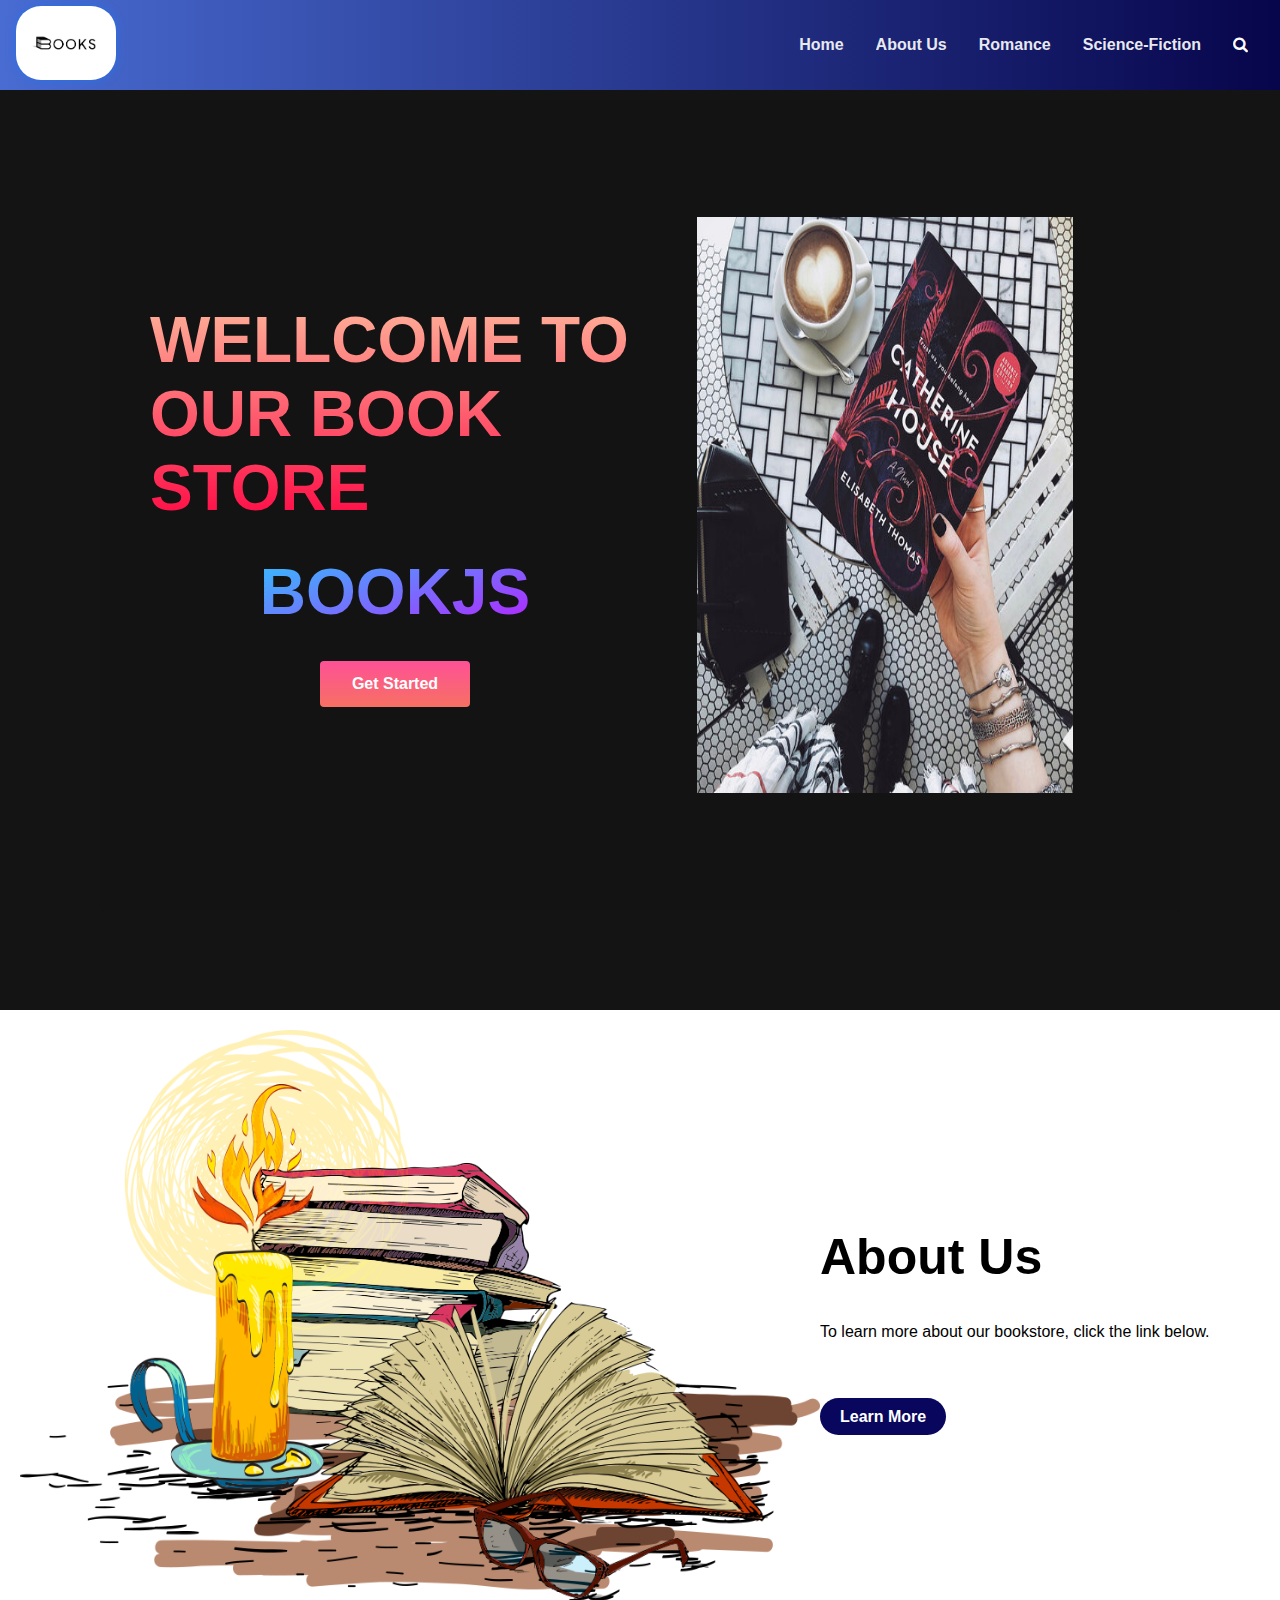
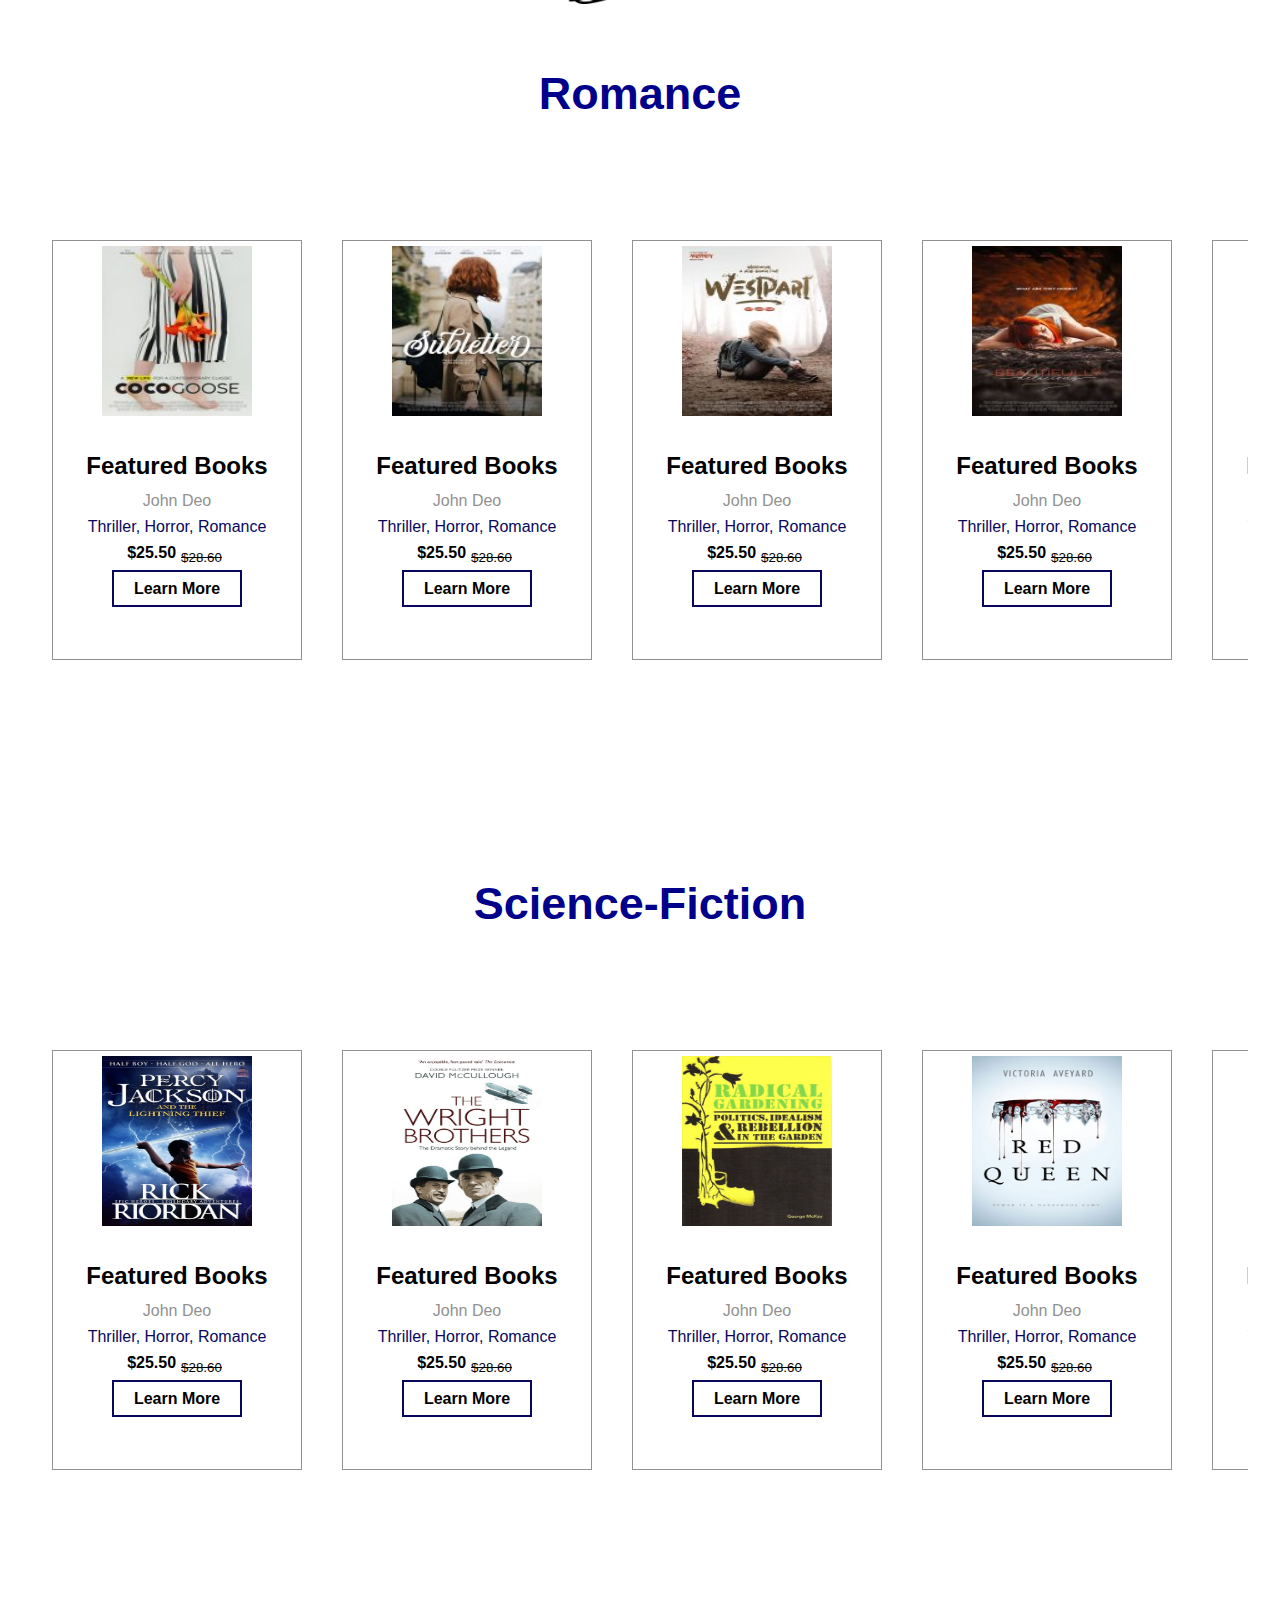
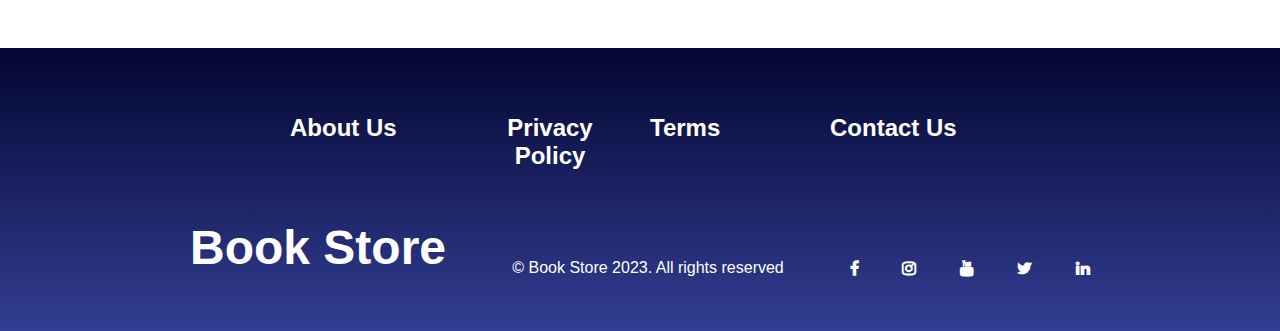
<file: index.html>
<!DOCTYPE html>
<html lang="en">
<head>
    <meta charset="UTF-8">
    <meta http-equiv="X-UA-Compatible" content="IE=edge">
    <meta name="viewport" content="width=device-width, initial-scale=1.0">
    <title>Book Store Website</title>
    <link rel="stylesheet" href="style.css">
    <link rel="stylesheet" href="https://cdnjs.cloudflare.com/ajax/libs/font-awesome/4.7.0/css/font-awesome.min.css">

</head>
<body>
    
  <!-- section nav -->

  <section class="top-nav">
    <div class="logo" >
        <a href="./index.html"><img src="image/logo1.png"></a>
    </div>
    <input id="menu-toggle" type="checkbox" />
    <label class='menu-button-container' for="menu-toggle">
    <div class='menu-button'></div>
  </label>
        <ul class="menu">
            <li><a href="./index.html">Home</a></li>
            <li><a href="#aboutus">About Us</a></li>
            <li><a href="./romance.html">Romance</a></li>
            <li><a href="./scifiction.html">Science-Fiction</a></li>
            <li class="social_icon"><i class="fa fa-search"></i></li>
        </ul>
  </section>

    <!-- Hero Section -->
    <div class="main__hero" id="home">
        <div class="main__container">
          <div class="main__content">
            <h1>WELLCOME TO OUR BOOK STORE </h1>
            <h2>BOOKJS</h2>
            <button class="main__btn"><a href="#">Get Started</a></button>
          </div>
          <div class="main__img--container">
            <img id="main__img" src="image/blog_2.jpg" />
          </div>
        </div>
    </div>

    <!--About-->

    <div class="about" id="aboutus">

        <div class="about_image">
            <img src="image/about.png">
        </div>
        <div class="about_tag">
            <h1>About Us</h1>
            <p>
                To learn more about our bookstore, click the link below.
            </p>
            <a href="#" class="about_btn">Learn More</a>
        </div>

    </div>


    <!--category 1-->

    <div class="featured_boks">

        <h1 id="romance"><a href ='./romance.html'>Romance</a></h1>

        <div class="featured_book_box">

            <div class="featured_book_card">

                <div class="featurde_book_img">
                    <img src="image/book_1.jpg">
                </div>

                <div class="featurde_book_tag">
                    <h2>Featured Books</h2>
                    <p class="writer">John Deo</p>
                    <div class="categories">Thriller, Horror, Romance</div>
                    <p class="book_price">$25.50<sub><del>$28.60</del></sub></p>
                    <a href="/detail.html" class="f_btn">Learn More</a>
                </div>               

            </div>

            <div class="featured_book_card">

                <div class="featurde_book_img">
                    <img src="image/book_2.jpg">
                </div>

                <div class="featurde_book_tag">
                    <h2>Featured Books</h2>
                    <p class="writer">John Deo</p>
                    <div class="categories">Thriller, Horror, Romance</div>
                    <p class="book_price">$25.50<sub><del>$28.60</del></sub></p>
                    <a href="#" class="f_btn">Learn More</a>
                </div>               

            </div>

            <div class="featured_book_card">

                <div class="featurde_book_img">
                    <img src="image/book_3.jpg">
                </div>

                <div class="featurde_book_tag">
                    <h2>Featured Books</h2>
                    <p class="writer">John Deo</p>
                    <div class="categories">Thriller, Horror, Romance</div>
                    <p class="book_price">$25.50<sub><del>$28.60</del></sub></p>
                    <a href="#" class="f_btn">Learn More</a>
                </div>               

            </div>

            <div class="featured_book_card">

                <div class="featurde_book_img">
                    <img src="image/book_4.jpg">
                </div>

                <div class="featurde_book_tag">
                    <h2>Featured Books</h2>
                    <p class="writer">John Deo</p>
                    <div class="categories">Thriller, Horror, Romance</div>
                    <p class="book_price">$25.50<sub><del>$28.60</del></sub></p>
                    <a href="#" class="f_btn">Learn More</a>
                </div>               

            </div>

            <div class="featured_book_card">

                <div class="featurde_book_img">
                    <img src="image/book_5.jpg">
                </div>

                <div class="featurde_book_tag">
                    <h2>Featured Books</h2>
                    <p class="writer">John Deo</p>
                    <div class="categories">Thriller, Horror, Romance</div>
                    <p class="book_price">$25.50<sub><del>$28.60</del></sub></p>
                    <a href="#" class="f_btn">Learn More</a>
                </div>               

            </div>
            
            <div class="featured_book_card">

                <div class="featurde_book_img">
                    <img src="image/book_6.jpg">
                </div>

                <div class="featurde_book_tag">
                    <h2>Featured Books</h2>
                    <p class="writer">John Deo</p>
                    <div class="categories">Thriller, Horror, Romance</div>
                    <p class="book_price">$25.50<sub><del>$28.60</del></sub></p>
                    <a href="#" class="f_btn">Learn More</a>
                </div>               

            </div>

            <div class="featured_book_card">

                <div class="featurde_book_img">
                    <img src="image/book_7.png">
                </div>

                <div class="featurde_book_tag">
                    <h2>Featured Books</h2>
                    <p class="writer">John Deo</p>
                    <div class="categories">Thriller, Horror, Romance</div>
                    <p class="book_price">$25.50<sub><del>$28.60</del></sub></p>
                    <a href="#" class="f_btn">Learn More</a>
                </div>               

            </div>

        </div>

    </div>
    <!--Category 2-->

    <div id=scifiction class="featured_boks">
        <h1 id="scifictio"><a href ='./scifiction.html'>Science-Fiction</a></h1>
        <div class="featured_book_box">
    
            <div class="featured_book_card">
    
                <div class="featurde_book_img">
                    <img src="image/arrival_10.jpg">
                </div>
    
                <div class="featurde_book_tag">
                    <h2>Featured Books</h2>
                    <p class="writer">John Deo</p>
                    <div class="categories">Thriller, Horror, Romance</div>
                    <p class="book_price">$25.50<sub><del>$28.60</del></sub></p>
                    <a href="./detail.html" class="f_btn">Learn More</a>
                </div>               
    
            </div>
    
            <div class="featured_book_card">
    
                <div class="featurde_book_img">
                    <img src="image/arrival_2.jpg">
                </div>
    
                <div class="featurde_book_tag">
                    <h2>Featured Books</h2>
                    <p class="writer">John Deo</p>
                    <div class="categories">Thriller, Horror, Romance</div>
                    <p class="book_price">$25.50<sub><del>$28.60</del></sub></p>
                    <a href="#" class="f_btn">Learn More</a>
                </div>               
    
            </div>
    
            <div class="featured_book_card">
    
                <div class="featurde_book_img">
                    <img src="image/arrival_3.jpg">
                </div>
    
                <div class="featurde_book_tag">
                    <h2>Featured Books</h2>
                    <p class="writer">John Deo</p>
                    <div class="categories">Thriller, Horror, Romance</div>
                    <p class="book_price">$25.50<sub><del>$28.60</del></sub></p>
                    <a href="#" class="f_btn">Learn More</a>
                </div>               
    
            </div>
    
            <div class="featured_book_card">
    
                <div class="featurde_book_img">
                    <img src="image/arrival_4.jpg">
                </div>
    
                <div class="featurde_book_tag">
                    <h2>Featured Books</h2>
                    <p class="writer">John Deo</p>
                    <div class="categories">Thriller, Horror, Romance</div>
                    <p class="book_price">$25.50<sub><del>$28.60</del></sub></p>
                    <a href="#" class="f_btn">Learn More</a>
                </div>               
    
            </div>
    
            <div class="featured_book_card">
    
                <div class="featurde_book_img">
                    <img src="image/arrival_5.jpg">
                </div>
    
                <div class="featurde_book_tag">
                    <h2>Featured Books</h2>
                    <p class="writer">John Deo</p>
                    <div class="categories">Thriller, Horror, Romance</div>
                    <p class="book_price">$25.50<sub><del>$28.60</del></sub></p>
                    <a href="#" class="f_btn">Learn More</a>
                </div>               
    
            </div>
            
            <div class="featured_book_card">
    
                <div class="featurde_book_img">
                    <img src="image/arrival_6.jpg">
                </div>
    
                <div class="featurde_book_tag">
                    <h2>Featured Books</h2>
                    <p class="writer">John Deo</p>
                    <div class="categories">Thriller, Horror, Romance</div>
                    <p class="book_price">$25.50<sub><del>$28.60</del></sub></p>
                    <a href="#" class="f_btn">Learn More</a>
                </div>               
    
            </div>
    
            <div class="featured_book_card">
    
                <div class="featurde_book_img">
                    <img src="image/arrival_7.jpg">
                </div>
    
                <div class="featurde_book_tag">
                    <h2>Featured Books</h2>
                    <p class="writer">John Deo</p>
                    <div class="categories">Thriller, Horror, Romance</div>
                    <p class="book_price">$25.50<sub><del>$28.60</del></sub></p>
                    <a href="#" class="f_btn">Learn More</a>
                </div>               
    
            </div>
    
        </div>
    
    </div>

<!-- Footer Section -->
    <div class="footer__container">
        <div class="footer__links">
          <div class="footer__link--wrapper">
            <div class="footer__link--items">
              <h2>About Us</h2>
            </div>
            <div class="footer__link--items">
              <h2>Privacy Policy</h2>
            </div>
          </div>
          <div class="footer__link--wrapper">
            <div class="footer__link--items">
              <h2>Terms</h2>
            </div>
            <div class="footer__link--items">
                <h2><a href="./contract.html">Contact Us</a></h2>
              </div>
          </div>
        </div>
        <!-- social__media -->
        <section class="social__media">
          <div class="social__media--wrap">
            <div class="footer__logo">
              <a href="/" id="footer__logo">Book Store</a>
            </div>
            <p class="website__rights">	&#169; Book Store 2023. All rights reserved</p>
            <div class="social__icons">
              <a href="#" class="fa fa-facebook"></a>
              <a href="#" class="fa fa-instagram"></a>
              <a href="#" class="fa fa-youtube"></a>
              <a href="#" class="fa fa-twitter"></a>
              <a href="#" class="fa fa-linkedin"></a>
            </div>
          </div>
        </section>
      </div>


    
</body>
</html>
</file>
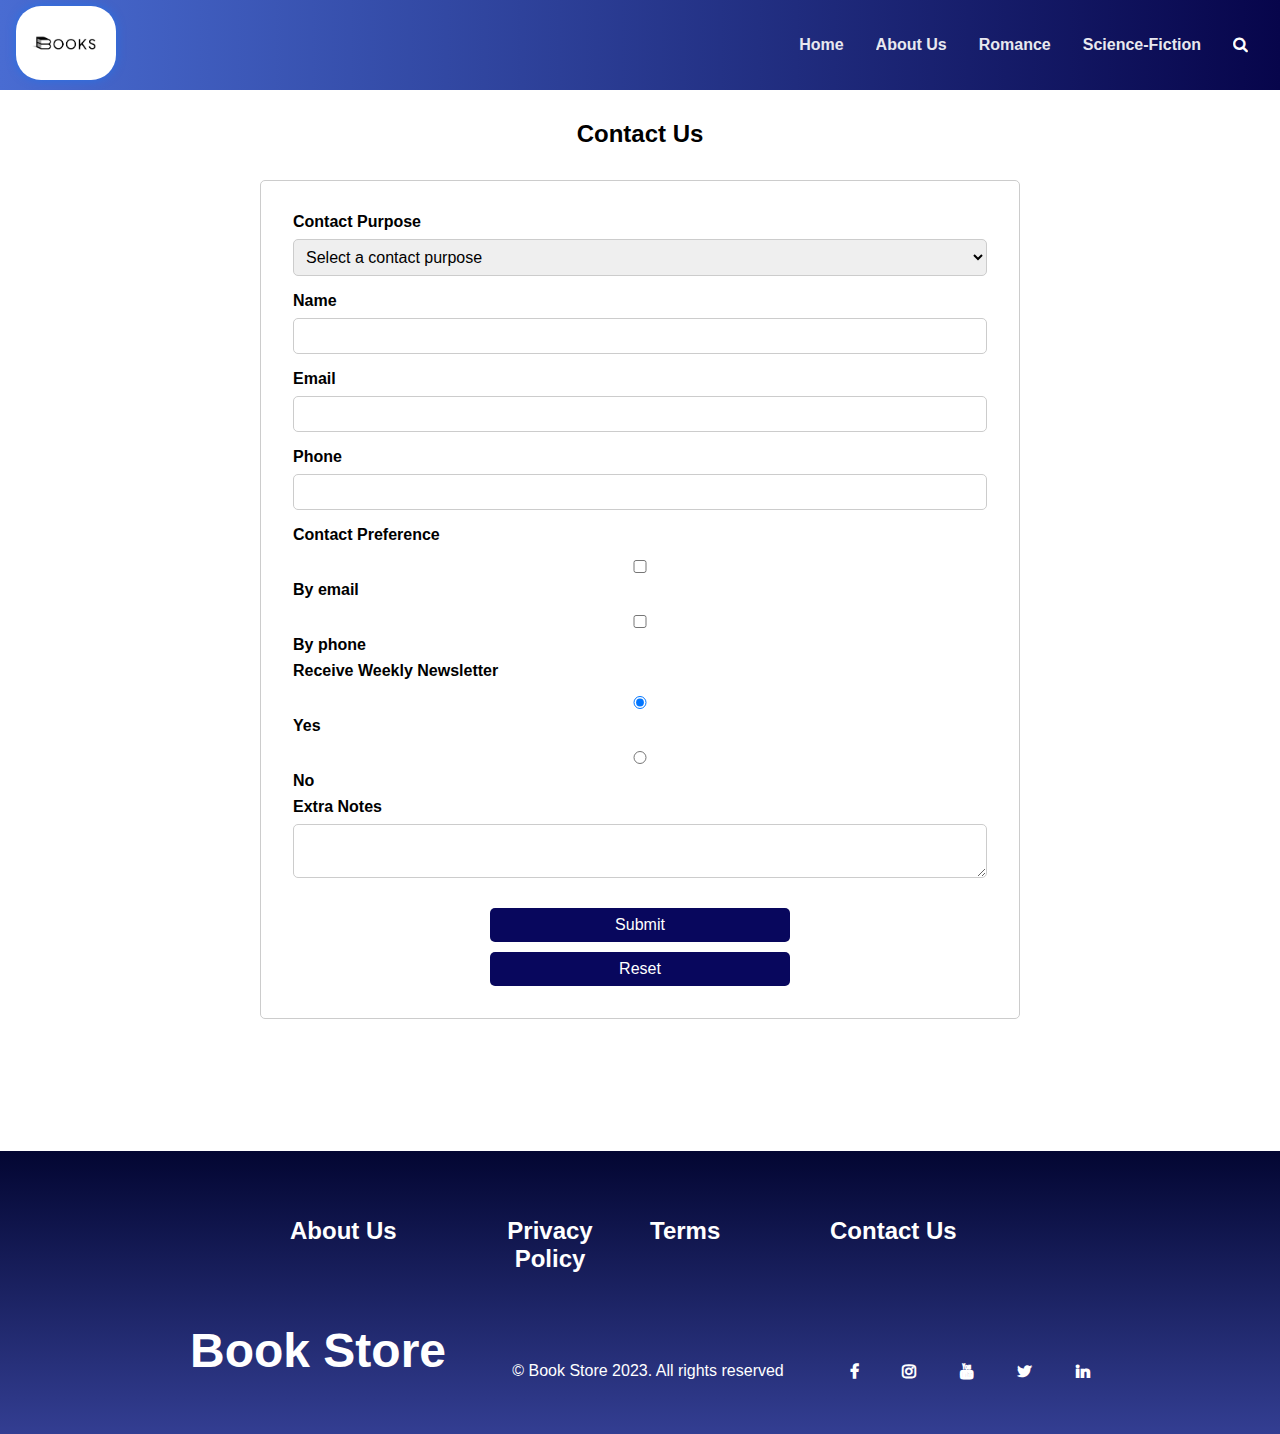
<file: contract.html>
<!DOCTYPE html>
<html>
<head>
	<meta charset="utf-8">
	<meta name="viewport" content="width=device-width, initial-scale=1">
	<title>Contact Us - Bookstore</title>
	<link rel="stylesheet" href="style.css">
  <link rel="stylesheet" href="https://cdnjs.cloudflare.com/ajax/libs/font-awesome/4.7.0/css/font-awesome.min.css">
</head>
<body>
     <!-- section nav -->

     <section class="top-nav">
      <div class="logo" >
          <a href="./index.html"><img src="image/logo1.png"></a>
      </div>
      <input id="menu-toggle" type="checkbox" />
      <label class='menu-button-container' for="menu-toggle">
      <div class='menu-button'></div>
    </label>
          <ul class="menu">
              <li><a href="./index.html">Home</a></li>
              <li><a href="#aboutus">About Us</a></li>
              <li><a href="./romance.html">Romance</a></li>
              <li><a href="./scifiction.html">Science-Fiction</a></li>
              <li class="social_icon"><i class="fa fa-search"></i></li>
          </ul>
    </section>

  <!-- form section -->
  <div class="main">
    <div class="main_tag">
        <div class="contact">
            <div class="container">
                <h2>Contact Us</h2>
                <form action="#" method="POST">
                    <label for="contact-purpose">Contact Purpose</label>
                    <select id="contact-purpose" name="contact-purpose" required>
                        <option value="">Select a contact purpose</option>
                        <option value="sell-books">I want to sell books</option>
                        <option value="buy-books">I want to buy books</option>
                    </select>

                    <label for="name">Name</label>
                    <input type="text" id="name" name="name" required>

                    <label for="email">Email</label>
                    <input type="email" id="email" name="email" required>

                    <label for="phone">Phone</label>
                    <input type="tel" id="phone" name="phone" required>

                    <label>Contact Preference</label>
                    <div class="contact-preference">
                        <label for="by-email"><input type="checkbox" id="by-email" name="contact-preference" value="email" required>By email</label>
                        <label for="by-phone"><input type="checkbox" id="by-phone" name="contact-preference" value="phone" required>By phone</label>
                    </div>

                    <label>Receive Weekly Newsletter</label>
                    <div class="newsletter">
                        <label for="yes"><input type="radio" id="yes" name="newsletter" value="yes" checked>Yes</label>
                        <label for="no"><input type="radio" id="no" name="newsletter" value="no">No</label>
                    </div>

                    <label for="extra-notes">Extra Notes</label>
                    <textarea id="extra-notes" name="extra-notes"></textarea>

                    <div class="form-buttons">
                        <button type="submit">Submit</button>
                        <button type="reset">Reset</button>
                    </div>
                </form>
            </div>
        </div>    
    </div>
  </div>
  <!-- Footer Section -->
  <div class="footer__container">
    <div class="footer__links">
      <div class="footer__link--wrapper">
        <div class="footer__link--items">
          <h2>About Us</h2>
        </div>
        <div class="footer__link--items">
          <h2>Privacy Policy</h2>
        </div>
      </div>
      <div class="footer__link--wrapper">
        <div class="footer__link--items">
          <h2>Terms</h2>
        </div>
        <div class="footer__link--items">
            <h2><a href="/contract.html">Contact Us</a></h2>
          </div>
      </div>
    </div>
    <!-- social__media -->
    <section class="social__media">
      <div class="social__media--wrap">
        <div class="footer__logo">
          <a href="/" id="footer__logo">Book Store</a>
        </div>
        <p class="website__rights">	&#169; Book Store 2023. All rights reserved</p>
        <div class="social__icons">
          <a href="#" class="fa fa-facebook"></a>
          <a href="#" class="fa fa-instagram"></a>
          <a href="#" class="fa fa-youtube"></a>
          <a href="#" class="fa fa-twitter"></a>
          <a href="#" class="fa fa-linkedin"></a>
        </div>
      </div>
    </section>
  </div>
  

</body>
</html>
</file>
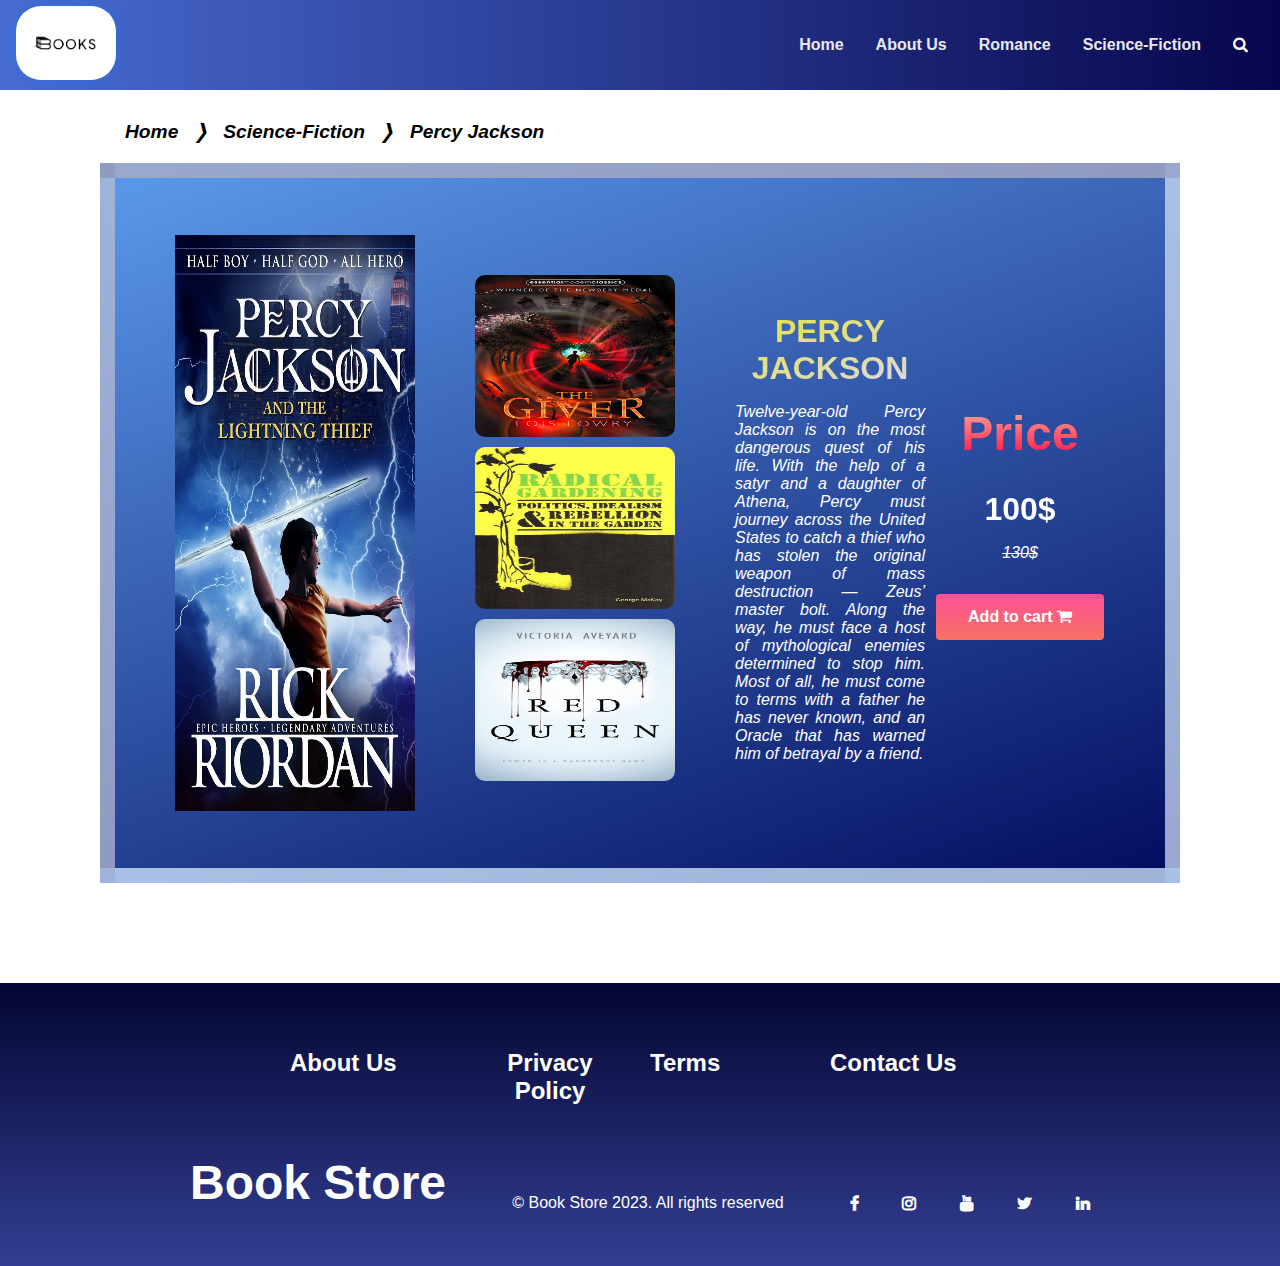
<file: detail.html>
<!DOCTYPE html>
<html>
<head>
	<meta charset="utf-8">
	<meta name="viewport" content="width=device-width, initial-scale=1">
	<title>Contact Us - Bookstore</title>
	<link rel="stylesheet" href="style.css">
    <link rel="stylesheet" href="https://cdnjs.cloudflare.com/ajax/libs/font-awesome/4.7.0/css/font-awesome.min.css">
</head>
<body>
    <!-- section nav -->
    <section class="top-nav">
        <div class="logo" >
            <a href="./index.html"><img src="image/logo1.png"></a>
        </div>
        <input id="menu-toggle" type="checkbox" />
        <label class='menu-button-container' for="menu-toggle">
        <div class='menu-button'></div>
      </label>
            <ul class="menu">
                <li><a href="./index.html">Home</a></li>
                <li><a href="#aboutus">About Us</a></li>
                <li><a href="./romance.html">Romance</a></li>
                <li><a href="./scifiction.html">Science-Fiction</a></li>
                <li class="social_icon"><i class="fa fa-search"></i></li>
            </ul>
      </section>

     <!-- Main Section -->
        <div class="main" id="home">
            <div class="main__link">
                <a href="/web.html" class="link__home">Home</a>
                <span class="link__symbols">&#10093;</span>
                <a href="/scifiction.html" class="link__romance">Science-Fiction</a>
                <span class="link__symbols">&#10093;</span>
                <a href="/detail.html" class="link__science">Percy Jackson</a>
            </div>

            <div class="main__container--detail">
                <div class="main__img--container">
                    <div class="main__img--item">
                        <img id="main__img" src="image/arrival_10.jpg" />
                    </div>
                    <div class="main__subimg--items">
                        <img id="main__subimg" src="image/arrival_1.jpg" />
                        <img id="main__subimg" src="image/arrival_3.jpg" />
                        <img id="main__subimg" src="image/arrival_4.jpg" />
                    </div>
                </div>

                <div class="main__content--detail">
                    <h2 class="book__detail">PERCY JACKSON</h2>
                    <p>Twelve-year-old Percy Jackson is on the most dangerous quest of his life. With the help of a satyr and a daughter of Athena, Percy must journey across the United States to catch a thief who has stolen the original weapon of mass destruction — Zeus’ master bolt. Along the way, he must face a host of mythological enemies determined to stop him. Most of all, he must come to terms with a father he has never known, and an Oracle that has warned him of betrayal by a friend.</p>
                </div>
                
                <div class="main__content--detail">
                    <h1>Price </h1>
                    <h2>100&#x24;<sub></sub></h2>
                    <p><del>130&#x24;</del></p>

                    <button class="main__btn"><a href="#">Add to cart </a><i class="fa fa-shopping-cart"></i></button>
                </div>
            </div>
        </div>

    <!-- Footer Section -->
    <div class="footer__container">
        <div class="footer__links">
          <div class="footer__link--wrapper">
            <div class="footer__link--items">
              <h2>About Us</h2>
            </div>
            <div class="footer__link--items">
              <h2>Privacy Policy</h2>
            </div>
          </div>
          <div class="footer__link--wrapper">
            <div class="footer__link--items">
              <h2>Terms</h2>
            </div>
            <div class="footer__link--items">
                <h2><a href="/contract.html">Contact Us</a></h2>
              </div>
          </div>
        </div>
        <!-- social__media -->
        <section class="social__media">
          <div class="social__media--wrap">
            <div class="footer__logo">
              <a href="/" id="footer__logo">Book Store</a>
            </div>
            <p class="website__rights">	&#169; Book Store 2023. All rights reserved</p>
            <div class="social__icons">
              <a href="#" class="fa fa-facebook"></a>
              <a href="#" class="fa fa-instagram"></a>
              <a href="#" class="fa fa-youtube"></a>
              <a href="#" class="fa fa-twitter"></a>
              <a href="#" class="fa fa-linkedin"></a>
            </div>
          </div>
        </section>
      </div>


</body>
</html>
</file>
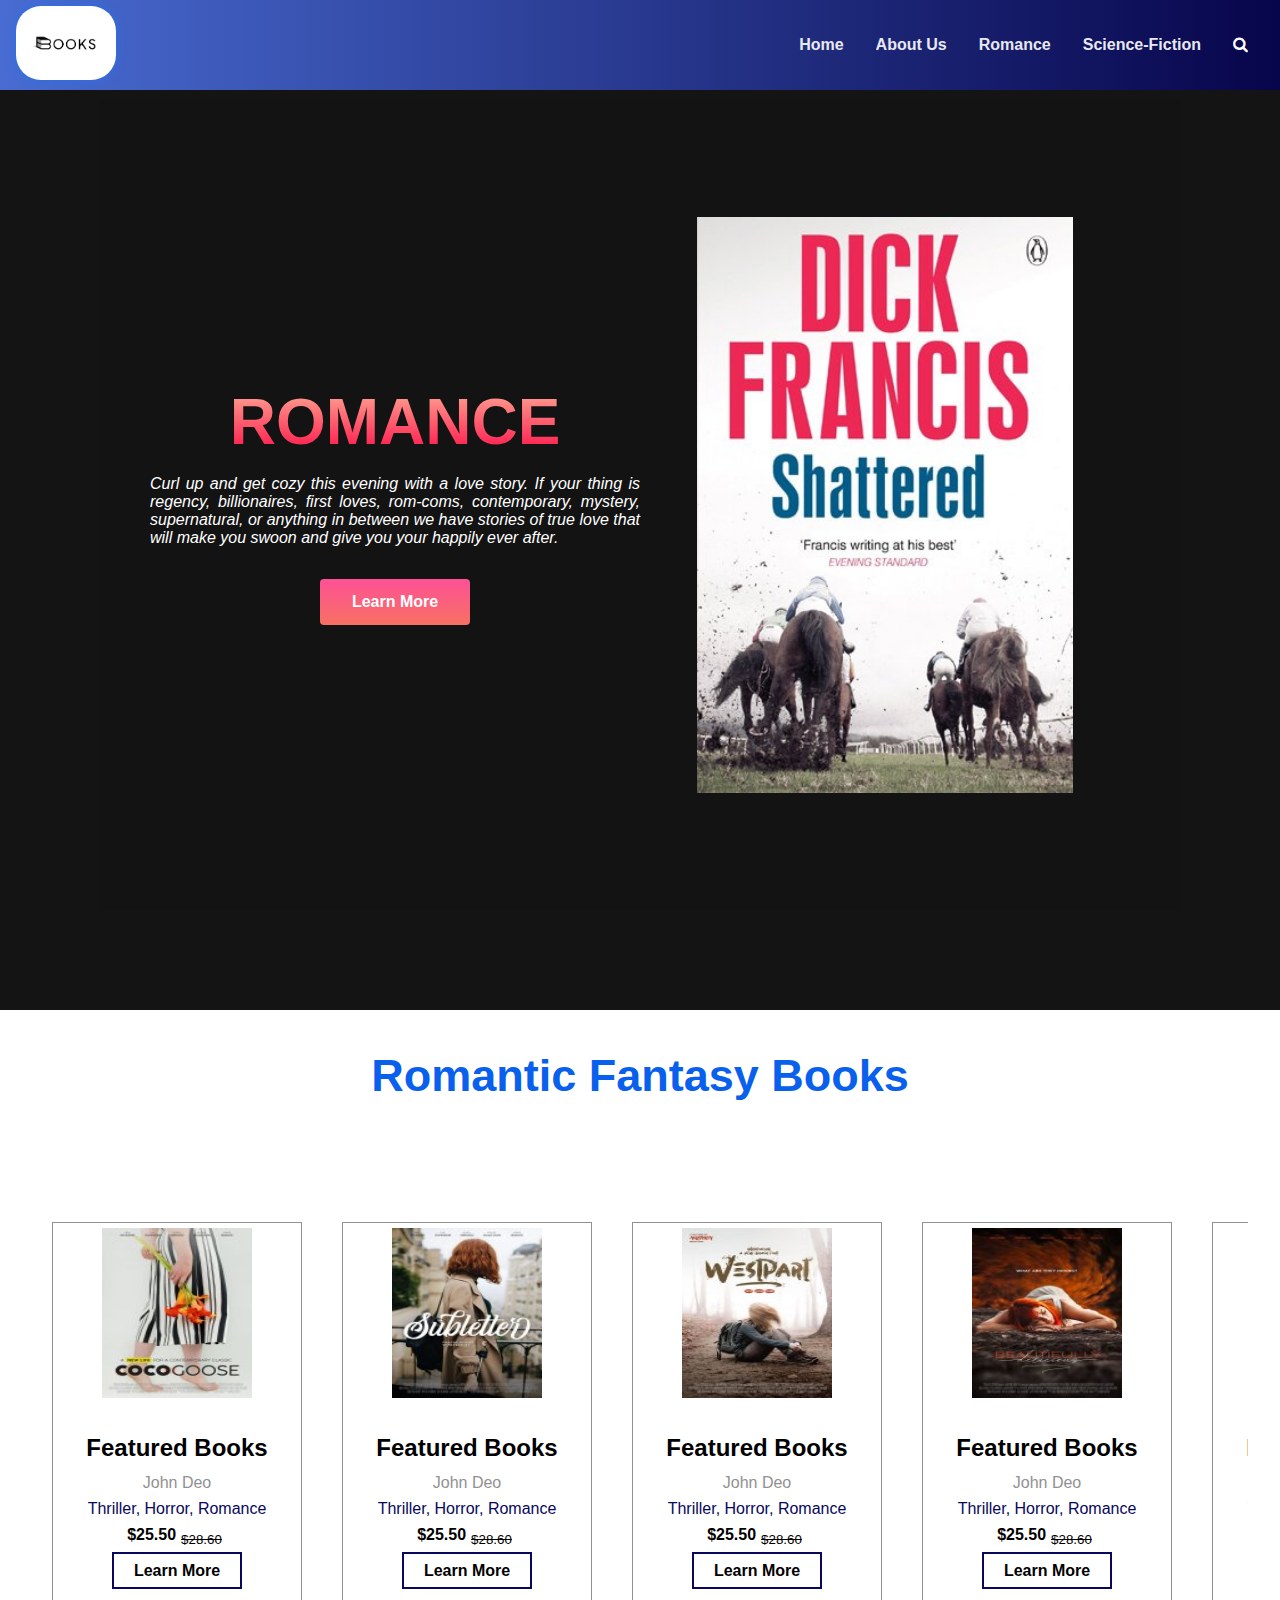
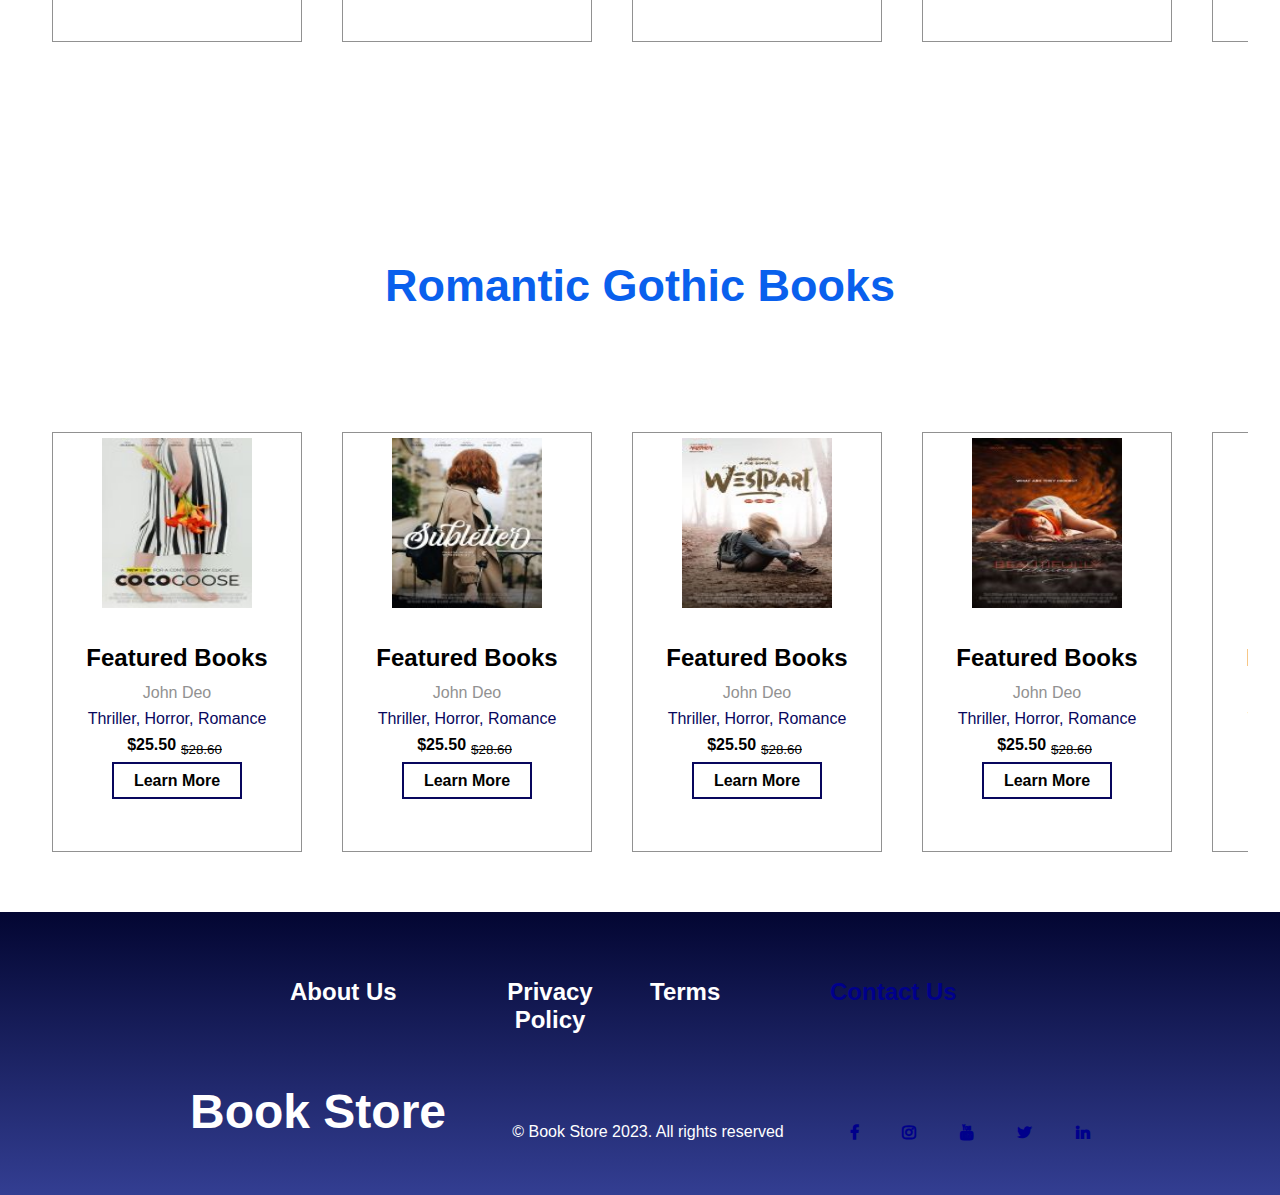
<file: romance.html>
<!DOCTYPE html>
<html lang="en">
<head>
    <meta charset="UTF-8">
    <meta http-equiv="X-UA-Compatible" content="IE=edge">
    <meta name="viewport" content="width=device-width, initial-scale=1.0">
    <title>Book Store Website</title>
    <link rel="stylesheet" href="style.css">
    <link rel="stylesheet" href="https://cdnjs.cloudflare.com/ajax/libs/font-awesome/4.7.0/css/font-awesome.min.css">
</head>
<body>
    <!-- nav section -->
    <section class="top-nav">
        <div class="logo" >
            <a href="./index.html"><img src="image/logo1.png"></a>
        </div>
        <input id="menu-toggle" type="checkbox" />
        <label class='menu-button-container' for="menu-toggle">
        <div class='menu-button'></div>
      </label>
            <ul class="menu">
                <li><a href="./index.html">Home</a></li>
                <li><a href="#aboutus">About Us</a></li>
                <li><a href="./romance.html">Romance</a></li>
                <li><a href="./scifiction.html">Science-Fiction</a></li>
                <li class="social_icon"><i class="fa fa-search"></i></li>
            </ul>
      </section>

        <!-- Hero Section -->
        <div class="main__hero" id="home">
            <div class="main__container">
              <div class="main__content">
                <h1>ROMANCE</h1>
                <p>
                    Curl up and get cozy this evening with a love story. If your thing is regency, billionaires, first loves, rom-coms, contemporary, mystery, supernatural, or anything in between we have stories of true love that will make you swoon and give you your happily ever after.
                </p>
                <button class="main__btn"><a href="#Romance">Learn More</a></button>
              </div>
              <div class="main__img--container">
                <img id="main__img" src="image/book_6.jpg" />
              </div>
            </div>
        </div>
 <!--Books-->

 <div id=Romance class="featured_boks">

    <h1>Romantic Fantasy Books</h1>

    <div class="featured_book_box">

        <div class="featured_book_card">

            <div class="featurde_book_img">
                <img src="image/book_1.jpg">
            </div>

            <div class="featurde_book_tag">
                <h2>Featured Books</h2>
                <p class="writer">John Deo</p>
                <div class="categories">Thriller, Horror, Romance</div>
                <p class="book_price">$25.50<sub><del>$28.60</del></sub></p>
                <a href="/detail.html" class="f_btn">Learn More</a>
            </div>               

        </div>

        <div class="featured_book_card">

            <div class="featurde_book_img">
                <img src="image/book_2.jpg">
            </div>

            <div class="featurde_book_tag">
                <h2>Featured Books</h2>
                <p class="writer">John Deo</p>
                <div class="categories">Thriller, Horror, Romance</div>
                <p class="book_price">$25.50<sub><del>$28.60</del></sub></p>
                <a href="#" class="f_btn">Learn More</a>
            </div>               

        </div>

        <div class="featured_book_card">

            <div class="featurde_book_img">
                <img src="image/book_3.jpg">
            </div>

            <div class="featurde_book_tag">
                <h2>Featured Books</h2>
                <p class="writer">John Deo</p>
                <div class="categories">Thriller, Horror, Romance</div>
                <p class="book_price">$25.50<sub><del>$28.60</del></sub></p>
                <a href="#" class="f_btn">Learn More</a>
            </div>               

        </div>

        <div class="featured_book_card">

            <div class="featurde_book_img">
                <img src="image/book_4.jpg">
            </div>

            <div class="featurde_book_tag">
                <h2>Featured Books</h2>
                <p class="writer">John Deo</p>
                <div class="categories">Thriller, Horror, Romance</div>
                <p class="book_price">$25.50<sub><del>$28.60</del></sub></p>
                <a href="#" class="f_btn">Learn More</a>
            </div>               

        </div>

        <div class="featured_book_card">

            <div class="featurde_book_img">
                <img src="image/book_5.jpg">
            </div>

            <div class="featurde_book_tag">
                <h2>Featured Books</h2>
                <p class="writer">John Deo</p>
                <div class="categories">Thriller, Horror, Romance</div>
                <p class="book_price">$25.50<sub><del>$28.60</del></sub></p>
                <a href="#" class="f_btn">Learn More</a>
            </div>               

        </div>
        
        <div class="featured_book_card">

            <div class="featurde_book_img">
                <img src="image/book_6.jpg">
            </div>

            <div class="featurde_book_tag">
                <h2>Featured Books</h2>
                <p class="writer">John Deo</p>
                <div class="categories">Thriller, Horror, Romance</div>
                <p class="book_price">$25.50<sub><del>$28.60</del></sub></p>
                <a href="#" class="f_btn">Learn More</a>
            </div>               

        </div>

        <div class="featured_book_card">

            <div class="featurde_book_img">
                <img src="image/book_7.png">
            </div>

            <div class="featurde_book_tag">
                <h2>Featured Books</h2>
                <p class="writer">John Deo</p>
                <div class="categories">Thriller, Horror, Romance</div>
                <p class="book_price">$25.50<sub><del>$28.60</del></sub></p>
                <a href="#" class="f_btn">Learn More</a>
            </div>               

        </div> 

    </div>

</div>
<!--Books-->

<div class="featured_boks">

    <h1>Romantic Gothic Books</h1>

    <div class="featured_book_box">

        <div class="featured_book_card">

            <div class="featurde_book_img">
                <img src="image/book_1.jpg">
            </div>

            <div class="featurde_book_tag">
                <h2>Featured Books</h2>
                <p class="writer">John Deo</p>
                <div class="categories">Thriller, Horror, Romance</div>
                <p class="book_price">$25.50<sub><del>$28.60</del></sub></p>
                <a href="#" class="f_btn">Learn More</a>
            </div>               

        </div>

        <div class="featured_book_card">

            <div class="featurde_book_img">
                <img src="image/book_2.jpg">
            </div>

            <div class="featurde_book_tag">
                <h2>Featured Books</h2>
                <p class="writer">John Deo</p>
                <div class="categories">Thriller, Horror, Romance</div>
                <p class="book_price">$25.50<sub><del>$28.60</del></sub></p>
                <a href="#" class="f_btn">Learn More</a>
            </div>               

        </div>

        <div class="featured_book_card">

            <div class="featurde_book_img">
                <img src="image/book_3.jpg">
            </div>

            <div class="featurde_book_tag">
                <h2>Featured Books</h2>
                <p class="writer">John Deo</p>
                <div class="categories">Thriller, Horror, Romance</div>
                <p class="book_price">$25.50<sub><del>$28.60</del></sub></p>
                <a href="#" class="f_btn">Learn More</a>
            </div>               

        </div>

        <div class="featured_book_card">

            <div class="featurde_book_img">
                <img src="image/book_4.jpg">
            </div>

            <div class="featurde_book_tag">
                <h2>Featured Books</h2>
                <p class="writer">John Deo</p>
                <div class="categories">Thriller, Horror, Romance</div>
                <p class="book_price">$25.50<sub><del>$28.60</del></sub></p>
                <a href="#" class="f_btn">Learn More</a>
            </div>               

        </div>

        <div class="featured_book_card">

            <div class="featurde_book_img">
                <img src="image/book_5.jpg">
            </div>

            <div class="featurde_book_tag">
                <h2>Featured Books</h2>
                <p class="writer">John Deo</p>
                <div class="categories">Thriller, Horror, Romance</div>
                <p class="book_price">$25.50<sub><del>$28.60</del></sub></p>
                <a href="#" class="f_btn">Learn More</a>
            </div>               

        </div>
        
        <div class="featured_book_card">

            <div class="featurde_book_img">
                <img src="image/book_6.jpg">
            </div>

            <div class="featurde_book_tag">
                <h2>Featured Books</h2>
                <p class="writer">John Deo</p>
                <div class="categories">Thriller, Horror, Romance</div>
                <p class="book_price">$25.50<sub><del>$28.60</del></sub></p>
                <a href="#" class="f_btn">Learn More</a>
            </div>               

        </div>

        <div class="featured_book_card">

            <div class="featurde_book_img">
                <img src="image/book_7.png">
            </div>

            <div class="featurde_book_tag">
                <h2>Featured Books</h2>
                <p class="writer">John Deo</p>
                <div class="categories">Thriller, Horror, Romance</div>
                <p class="book_price">$25.50<sub><del>$28.60</del></sub></p>
                <a href="#" class="f_btn">Learn More</a>
            </div>               

        </div>

        <div class="featured_book_card">

            <div class="featurde_book_img">
                <img src="image/book_8.png">
            </div>

            <div class="featurde_book_tag">
                <h2>Featured Books</h2>
                <p class="writer">John Deo</p>
                <div class="categories">Thriller, Horror, Romance</div>
                <p class="book_price">$25.50<sub><del>$28.60</del></sub></p>
                <a href="#" class="f_btn">Learn More</a>
            </div>               

        </div>

        <div class="featured_book_card">

            <div class="featurde_book_img">
                <img src="image/book_9.jpg">
            </div>

            <div class="featurde_book_tag">
                <h2>Featured Books</h2>
                <p class="writer">John Deo</p>
                <div class="categories">Thriller, Horror, Romance</div>
                <p class="book_price">$25.50<sub><del>$28.60</del></sub></p>
                <a href="#" class="f_btn">Learn More</a>
            </div>               

        </div>

        <div class="featured_book_card">

            <div class="featurde_book_img">
                <img src="image/book_10.png">
            </div>

            <div class="featurde_book_tag">
                <h2>Featured Books</h2>
                <p class="writer">John Deo</p>
                <div class="categories">Thriller, Horror, Romance</div>
                <p class="book_price">$25.50<sub><del>$28.60</del></sub></p>
                <a href="#" class="f_btn">Learn More</a>
            </div>               

        </div>

        <div class="featured_book_card">

            <div class="featurde_book_img">
                <img src="image/book_11.jpg">
            </div>

            <div class="featurde_book_tag">
                <h2>Featured Books</h2>
                <p class="writer">John Deo</p>
                <div class="categories">Thriller, Horror, Romance</div>
                <p class="book_price">$25.50<sub><del>$28.60</del></sub></p>
                <a href="#" class="f_btn">Learn More</a>
            </div>               

        </div>

        <div class="featured_book_card">

            <div class="featurde_book_img">
                <img src="image/book_12.png">
            </div>

            <div class="featurde_book_tag">
                <h2>Featured Books</h2>
                <p class="writer">John Deo</p>
                <div class="categories">Thriller, Horror, Romance</div>
                <p class="book_price">$25.50<sub><del>$28.60</del></sub></p>
                <a href="#" class="f_btn">Learn More</a>
            </div>               

        </div>

        <div class="featured_book_card">

            <div class="featurde_book_img">
                <img src="image/book_13.png">
            </div>

            <div class="featurde_book_tag">
                <h2>Featured Books</h2>
                <p class="writer">John Deo</p>
                <div class="categories">Thriller, Horror, Romance</div>
                <p class="book_price">$25.50<sub><del>$28.60</del></sub></p>
                <a href="#" class="f_btn">Learn More</a>
            </div>               

        </div>

        <div class="featured_book_card">

            <div class="featurde_book_img">
                <img src="image/book_14.png">
            </div>

            <div class="featurde_book_tag">
                <h2>Featured Books</h2>
                <p class="writer">John Deo</p>
                <div class="categories">Thriller, Horror, Romance</div>
                <p class="book_price">$25.50<sub><del>$28.60</del></sub></p>
                <a href="#" class="f_btn">Learn More</a>
            </div>               

        </div>

        <div class="featured_book_card">

            <div class="featurde_book_img">
                <img src="image/book_15.png">
            </div>

            <div class="featurde_book_tag">
                <h2>Featured Books</h2>
                <p class="writer">John Deo</p>
                <div class="categories">Thriller, Horror, Romance</div>
                <p class="book_price">$25.50<sub><del>$28.60</del></sub></p>
                <a href="#" class="f_btn">Learn More</a>
            </div>               

        </div>

        

    </div>

    <!-- Footer Section -->
    <div class="footer__container">
        <div class="footer__links">
          <div class="footer__link--wrapper">
            <div class="footer__link--items">
              <h2>About Us</h2>
            </div>
            <div class="footer__link--items">
              <h2>Privacy Policy</h2>
            </div>
          </div>
          <div class="footer__link--wrapper">
            <div class="footer__link--items">
              <h2>Terms</h2>
            </div>
            <div class="footer__link--items">
                <h2><a href="/detail.html">Contact Us</a></h2>
              </div>
          </div>
        </div>
        <!-- social__media -->
        <section class="social__media">
          <div class="social__media--wrap">
            <div class="footer__logo">
              <a href="/" id="footer__logo">Book Store</a>
            </div>
            <p class="website__rights">	&#169; Book Store 2023. All rights reserved</p>
            <div class="social__icons">
              <a href="#" class="fa fa-facebook"></a>
              <a href="#" class="fa fa-instagram"></a>
              <a href="#" class="fa fa-youtube"></a>
              <a href="#" class="fa fa-twitter"></a>
              <a href="#" class="fa fa-linkedin"></a>
            </div>
          </div>
        </section>
      </div>

</div>
</file>
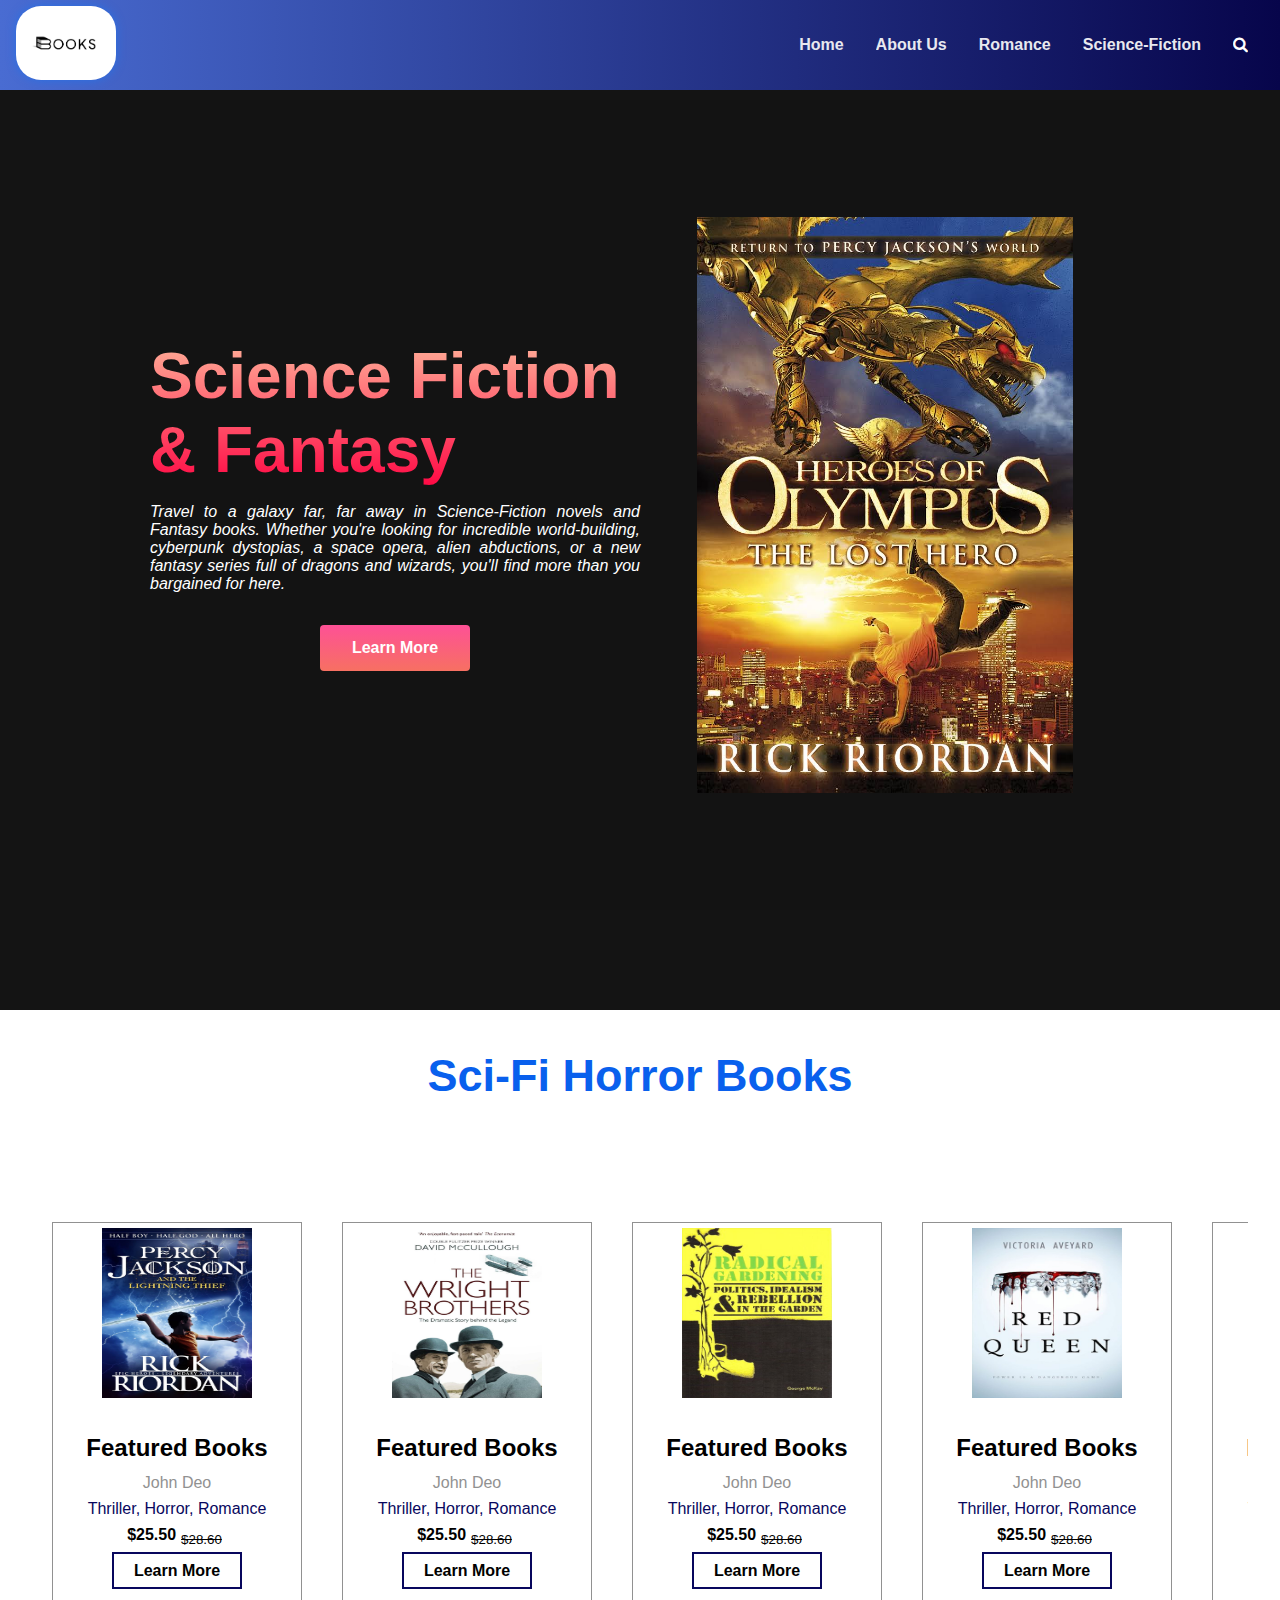
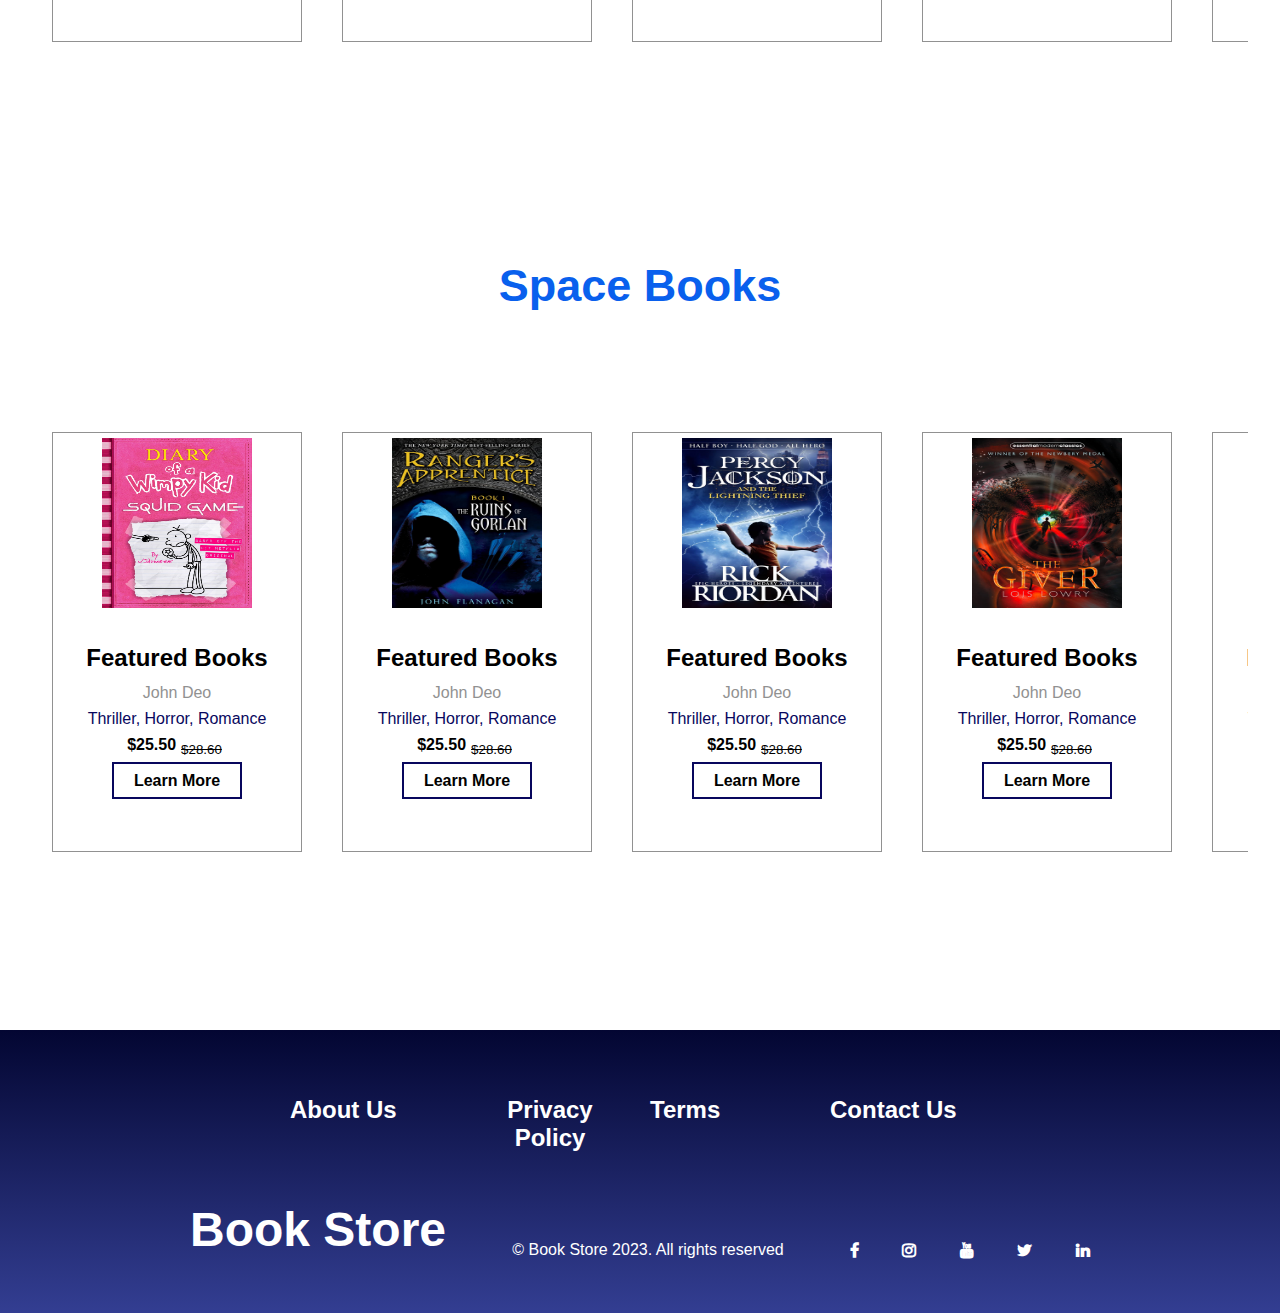
<file: scifiction.html>
<!DOCTYPE html>
<html lang="en">
<head>
    <meta charset="UTF-8">
    <meta http-equiv="X-UA-Compatible" content="IE=edge">
    <meta name="viewport" content="width=device-width, initial-scale=1.0">
    <title>Book Store Website</title>
    <link rel="stylesheet" href="style.css">
    <link rel="stylesheet" href="https://cdnjs.cloudflare.com/ajax/libs/font-awesome/4.7.0/css/font-awesome.min.css">
</head>
<body>
    
    <!-- section nav -->
    <section class="top-nav">
        <div class="logo" >
            <a href="./index.html"><img src="image/logo1.png"></a>
        </div>
        <input id="menu-toggle" type="checkbox" />
        <label class='menu-button-container' for="menu-toggle">
        <div class='menu-button'></div>
      </label>
            <ul class="menu">
                <li><a href="./index.html">Home</a></li>
                <li><a href="#aboutus">About Us</a></li>
                <li><a href="./romance.html">Romance</a></li>
                <li><a href="./scifiction.html">Science-Fiction</a></li>
                <li class="social_icon"><i class="fa fa-search"></i></li>
            </ul>
      </section>

      <!-- Hero Section -->
        <div class="main__hero" id="home">
            <div class="main__container">
              <div class="main__content">
                <h1>Science Fiction & Fantasy</h1>
                <p>
                    Travel to a galaxy far, far away in Science-Fiction novels and Fantasy books. Whether you're looking for incredible world-building, cyberpunk dystopias, a space opera, alien abductions, or a new fantasy series full of dragons and wizards, you'll find more than you bargained for here.
                </p>
                <button class="main__btn"><a href="#scifiction">Learn More</a></button>
              </div>
              <div class="main__img--container">
                <img id="main__img" src="image/arrival_7.jpg" />
              </div>
            </div>
        </div>
 <!--Books-->

 <div id=scifiction class="featured_boks">

    <h1>Sci-Fi Horror Books</h1>

    <div class="featured_book_box">

        <div class="featured_book_card">

            <div class="featurde_book_img">
                <img src="image/arrival_10.jpg">
            </div>

            <div class="featurde_book_tag">
                <h2>Featured Books</h2>
                <p class="writer">John Deo</p>
                <div class="categories">Thriller, Horror, Romance</div>
                <p class="book_price">$25.50<sub><del>$28.60</del></sub></p>
                <a href="/detail.html" class="f_btn">Learn More</a>
            </div>               

        </div>

        <div class="featured_book_card">

            <div class="featurde_book_img">
                <img src="image/arrival_2.jpg">
            </div>

            <div class="featurde_book_tag">
                <h2>Featured Books</h2>
                <p class="writer">John Deo</p>
                <div class="categories">Thriller, Horror, Romance</div>
                <p class="book_price">$25.50<sub><del>$28.60</del></sub></p>
                <a href="#" class="f_btn">Learn More</a>
            </div>               

        </div>

        <div class="featured_book_card">

            <div class="featurde_book_img">
                <img src="image/arrival_3.jpg">
            </div>

            <div class="featurde_book_tag">
                <h2>Featured Books</h2>
                <p class="writer">John Deo</p>
                <div class="categories">Thriller, Horror, Romance</div>
                <p class="book_price">$25.50<sub><del>$28.60</del></sub></p>
                <a href="#" class="f_btn">Learn More</a>
            </div>               

        </div>

        <div class="featured_book_card">

            <div class="featurde_book_img">
                <img src="image/arrival_4.jpg">
            </div>

            <div class="featurde_book_tag">
                <h2>Featured Books</h2>
                <p class="writer">John Deo</p>
                <div class="categories">Thriller, Horror, Romance</div>
                <p class="book_price">$25.50<sub><del>$28.60</del></sub></p>
                <a href="#" class="f_btn">Learn More</a>
            </div>               

        </div>

        <div class="featured_book_card">

            <div class="featurde_book_img">
                <img src="image/arrival_5.jpg">
            </div>

            <div class="featurde_book_tag">
                <h2>Featured Books</h2>
                <p class="writer">John Deo</p>
                <div class="categories">Thriller, Horror, Romance</div>
                <p class="book_price">$25.50<sub><del>$28.60</del></sub></p>
                <a href="#" class="f_btn">Learn More</a>
            </div>               

        </div>
        
        <div class="featured_book_card">

            <div class="featurde_book_img">
                <img src="image/arrival_6.jpg">
            </div>

            <div class="featurde_book_tag">
                <h2>Featured Books</h2>
                <p class="writer">John Deo</p>
                <div class="categories">Thriller, Horror, Romance</div>
                <p class="book_price">$25.50<sub><del>$28.60</del></sub></p>
                <a href="#" class="f_btn">Learn More</a>
            </div>               

        </div>

        <div class="featured_book_card">

            <div class="featurde_book_img">
                <img src="image/arrival_7.jpg">
            </div>

            <div class="featurde_book_tag">
                <h2>Featured Books</h2>
                <p class="writer">John Deo</p>
                <div class="categories">Thriller, Horror, Romance</div>
                <p class="book_price">$25.50<sub><del>$28.60</del></sub></p>
                <a href="#" class="f_btn">Learn More</a>
            </div>               

        </div>

    </div>

</div>
<!--Books-->

<div class="featured_boks">

    <h1>Space Books</h1>

    <div class="featured_book_box">

        <div class="featured_book_card">

            <div class="featurde_book_img">
                <img src="image/arrival_8.webp">
            </div>

            <div class="featurde_book_tag">
                <h2>Featured Books</h2>
                <p class="writer">John Deo</p>
                <div class="categories">Thriller, Horror, Romance</div>
                <p class="book_price">$25.50<sub><del>$28.60</del></sub></p>
                <a href="#" class="f_btn">Learn More</a>
            </div>               

        </div>

        <div class="featured_book_card">

            <div class="featurde_book_img">
                <img src="image/arrival_9.jpg">
            </div>

            <div class="featurde_book_tag">
                <h2>Featured Books</h2>
                <p class="writer">John Deo</p>
                <div class="categories">Thriller, Horror, Romance</div>
                <p class="book_price">$25.50<sub><del>$28.60</del></sub></p>
                <a href="#" class="f_btn">Learn More</a>
            </div>               

        </div>

        <div class="featured_book_card">

            <div class="featurde_book_img">
                <img src="image/arrival_10.jpg">
            </div>

            <div class="featurde_book_tag">
                <h2>Featured Books</h2>
                <p class="writer">John Deo</p>
                <div class="categories">Thriller, Horror, Romance</div>
                <p class="book_price">$25.50<sub><del>$28.60</del></sub></p>
                <a href="#" class="f_btn">Learn More</a>
            </div>               

        </div>

        <div class="featured_book_card">

            <div class="featurde_book_img">
                <img src="image/arrival_1.jpg">
            </div>

            <div class="featurde_book_tag">
                <h2>Featured Books</h2>
                <p class="writer">John Deo</p>
                <div class="categories">Thriller, Horror, Romance</div>
                <p class="book_price">$25.50<sub><del>$28.60</del></sub></p>
                <a href="#" class="f_btn">Learn More</a>
            </div>               

        </div>

        <div class="featured_book_card">

            <div class="featurde_book_img">
                <img src="image/arrival_2.jpg">
            </div>

            <div class="featurde_book_tag">
                <h2>Featured Books</h2>
                <p class="writer">John Deo</p>
                <div class="categories">Thriller, Horror, Romance</div>
                <p class="book_price">$25.50<sub><del>$28.60</del></sub></p>
                <a href="#" class="f_btn">Learn More</a>
            </div>               

        </div>
        
        <div class="featured_book_card">

            <div class="featurde_book_img">
                <img src="image/arrival_3.jpg">
            </div>

            <div class="featurde_book_tag">
                <h2>Featured Books</h2>
                <p class="writer">John Deo</p>
                <div class="categories">Thriller, Horror, Romance</div>
                <p class="book_price">$25.50<sub><del>$28.60</del></sub></p>
                <a href="#" class="f_btn">Learn More</a>
            </div>               

        </div>

    </div>

</div>

<!-- Footer Section -->
<div class="footer__container">
    <div class="footer__links">
      <div class="footer__link--wrapper">
        <div class="footer__link--items">
          <h2>About Us</h2>
        </div>
        <div class="footer__link--items">
          <h2>Privacy Policy</h2>
        </div>
      </div>
      <div class="footer__link--wrapper">
        <div class="footer__link--items">
          <h2>Terms</h2>
        </div>
        <div class="footer__link--items">
            <h2><a href="/contract.html">Contact Us</a></h2>
          </div>
      </div>
    </div>
    <!-- social__media -->
    <section class="social__media">
      <div class="social__media--wrap">
        <div class="footer__logo">
          <a href="/" id="footer__logo">Book Store</a>
        </div>
        <p class="website__rights">	&#169; Book Store 2023. All rights reserved</p>
        <div class="social__icons">
          <a href="#" class="fa fa-facebook"></a>
          <a href="#" class="fa fa-instagram"></a>
          <a href="#" class="fa fa-youtube"></a>
          <a href="#" class="fa fa-twitter"></a>
          <a href="#" class="fa fa-linkedin"></a>
        </div>
      </div>
    </section>
  </div>

</body>
</file>
<file: style.css>
*{
    margin: 0;
    padding: 0;
    box-sizing: border-box;
    font-family: sans-serif;
}
a {
    text-decoration: none;
    cursor: pointer;
}
 
a:-webkit-any-link
{
    color:rgb(232, 232, 239);
    font-weight: 700;
}
h2 {
    vertical-align: center;
    text-align: center;
  }
  
  html, body {
    margin: 0;
    height: 100%;
    width: 100%;
  }

  /* nav section */
  .top-nav {
    display: flex;
    flex-direction: row;
    align-items: center;
    justify-content: space-between;
    background-color: #00BAF0;
    background: linear-gradient(to left, #07054b, #496cd2);
    color: #FFF;
    height: 90px;
    padding: 1em;
    position: fixed;
    top: 0;
    z-index: 999;
    width: 100%;
   
  }
  .top-nav .logo img{
    width: 100px;
    height: auto;
    cursor: pointer;
    margin: 8px 0;
    border: #08075d;
    border-style: unset;
    border-radius: 25px;
    box-shadow: 0 0 10px  #2871e5;
}
  
  .menu {
    display: flex;
    flex-direction: row;
    list-style-type: none;
    margin: 0;
    padding: 0;
  }
  
  .menu > li {
    margin: 0 1rem;
    overflow: hidden;
  }
  
  .menu-button-container {
    display: none;
    height: 100%;
    width: 30px;
    cursor: pointer;
    flex-direction: column;
    justify-content: center;
    align-items: center;
  }
  
  #menu-toggle {
    display: none;
  }
  
  .menu-button,
  .menu-button::before,
  .menu-button::after {
    display: block;
    background-color: #fff;
    position: absolute;
    height: 4px;
    width: 30px;
    transition: transform 400ms cubic-bezier(0.23, 1, 0.32, 1);
    border-radius: 2px;
  }
  
  .menu-button::before {
    content: '';
    margin-top: -8px;
  }
  
  .menu-button::after {
    content: '';
    margin-top: 8px;
  }
  
  #menu-toggle:checked + .menu-button-container .menu-button::before {
    margin-top: 0px;
    transform: rotate(405deg);
  }
  
  #menu-toggle:checked + .menu-button-container .menu-button {
    background: rgba(255, 255, 255, 0);
  }
  
  #menu-toggle:checked + .menu-button-container .menu-button::after {
    margin-top: 0px;
    transform: rotate(-405deg);
  }
  
  @media (max-width: 960px) {
    .menu-button-container {
      display: flex;
    }
    .menu {
      position: absolute;
      top: 0;
      margin-top: 90px;
      left: 0;
      flex-direction: column;
      width: 100%;
      justify-content: center;
      align-items: center;
    }
    #menu-toggle ~ .menu li {
      height: 0;
      margin: 0;
      padding: 0;
      border: 0;
      transition: height 400ms cubic-bezier(0.23, 1, 0.32, 1);
    }
    #menu-toggle:checked ~ .menu li {
      border: 1px solid #f6eeee;
      height: 2.5em;
      padding: 0.5em;
      transition: height 400ms cubic-bezier(0.23, 1, 0.32, 1);
    }
    .menu > li {
      display: flex;
      justify-content: center;
      margin: 0;
      padding: 0.5em 0;
      width: 100%;
      color: white;
      background-color: #5e5eba;
    }
    .menu > li:not(:last-child) {
      border-bottom: 1px solid #444;
    }
  }
  
/* Main Content CSS */
.main {
    padding: 100px;
  }
.main__hero {
    background-color: #141414;
    padding: 100px;
  }
  
  .main__container {
    display: grid;
    grid-template-columns: 1fr 1fr;
    align-items: center;
    justify-self: center;
    margin: 0 auto;
    height: 90vh;
    background-color: #131313;
    z-index: 1;
    width: 100%;
    max-width: 1300px;
    padding-right: 50px;
    padding-left: 50px;
  }
  
  .main__link {
    padding: 20px 20px;
    color: white;
    margin: auto;
    align-items: center;
  
  } 
  
  .main__link a,span {
    color: black;
    font-size: 1rem;
    padding: 5px 5px;
    justify-content: space-between;
    font-weight: bold;
    font-size: larger;
    font-style: italic;
  }

  .main__container--detail {
    display: flex;
    flex-direction: row;
    align-items: center;
    justify-content: center;
    margin: 0 auto; 
    height: 80vh;
    width: 100%;
    max-width: 1300px;
    padding-right: 50px;
    padding-left: 50px;
    background-image: linear-gradient(-20deg, #040e60 0%, #5b98e9 100%);
    border: rgba(199, 208, 229, 0.724) solid 15px;
    /* border-radius: 20%; */

  }

  .main__img--container {
      display: flex;
      flex-wrap: nowrap;
      height: 80vh;
      width: auto;
      align-items: center; 
      justify-content: center;
      margin: 10px;
  }

  .main__img--item{
    display: flex;
    height: 80vh;
    width: 300px;
    justify-content: space-between;
    align-items: center; 
  }
  .main__subimg--items
  {
    margin-right: 50px;
  }

  .main__subimg--items img {
    display: flex; 
    flex-direction: row;
    background-color: #f1f1f1;
    height:18vh;
    width: 200px;
    margin-top: 10px;
    text-align: center;
    line-height: 75px;
    font-size: 30px;
    border: #000;
    border-radius: 10px;
    /* justify-content: space-between;
    align-items: center;  */
  }
  .main__content--detail {
    color: #fff;
    width: 360px;
    justify-content: center;
    align-items: center;
    display: flex;
    flex-direction: column;
  }
  
  .main__content--detail h1 {
    font-size: 3rem;
    background-color: #ff8177;
    background-image: linear-gradient(to top, #ff0844 0%, #ffb199 100%);
    background-size: 100%;
    -webkit-background-clip: text;
    -moz-background-clip: text;
    -webkit-text-fill-color: transparent;
    -moz-text-fill-color: transparent;
  }
  
  .book__detail {
    background-image: linear-gradient(-20deg, #d9d8ec 0%, #ede617 100%);
  }
  .main__content--detail h2 {
    font-size: 2rem;
    margin-top: 10px;
    /* background-color: #ff8177; */
    background-color: white;
    background-size: 100%;
    -webkit-background-clip: text;
    -moz-background-clip: text;
    -webkit-text-fill-color: transparent;
    -moz-text-fill-color: transparent;
  }

  
  .main__content--detail p {
    margin-top: 1rem;
    font-size: 1rem;
    font-weight: 500;
    font-style: italic;
    text-align: justify;
  }
  .main__content {
    color: #fff;
    width: 100%;
    align-items: center;
    justify-content: center;
    display: flex;
    flex-direction: column;
  }
  
  .main__content h1 {
    font-size: 4rem;
    background-color: #ff8177;
    background-image: linear-gradient(to top, #ff0844 0%, #ffb199 100%);
    background-size: 100%;
    -webkit-background-clip: text;
    -moz-background-clip: text;
    -webkit-text-fill-color: transparent;
    -moz-text-fill-color: transparent;
  }
  
  .main__content h2 {
    font-size: 4rem;
    margin-top: 10px;
    background-color: #ff8177;
    background-image: linear-gradient(-20deg, #b721ff 0%, #21d4fd 100%);
    background-size: 100%;
    -webkit-background-clip: text;
    -moz-background-clip: text;
    -webkit-text-fill-color: transparent;
    -moz-text-fill-color: transparent;
  }
  
  .main__content p {
    margin-top: 1rem;
    font-size: 1rem;
    font-weight: 300;
    text-align: justify;
    font-style: italic;
  }
  
  .main__btn {
    font-size: 1rem;
    background-image: linear-gradient(to top, #f77062 0%, #fe5196 100%);
    padding: 14px 32px;
    border: none;
    border-radius: 4px;
    color: #fff;
    margin-top: 2rem;
    cursor: pointer;
    position: relative;
    transition: all 0.35s;
    outline: none;
  }
  
  .main__btn a {
    position: relative;
    z-index: 2;
    color: #fff;
    text-decoration: none;
  }
  
  .main__btn:after {
    position: absolute;
    content: '';
    top: 0;
    left: 0;
    width: 0;
    height: 100%;
    background: #4837ff;
    transition: all 0.35s;
    border-radius: 4px;
  }
  
  .main__btn:hover {
    color: #fff;
  }
  
  .main__btn:hover:after {
    width: 100%;
  }
  
  .main__img--container {
    text-align: center;
  }
  
  #main__img {
    height: 80%;
    width: 80%;
  }
  

  


/*about*/

.about{
    width: 100%;
    height: auto;
    padding: 20px;
    display: flex;
    align-items: center;
    justify-content: space-around;
}

.about .about_image img{
    width: 800px;
}

.about .about_tag h1{
    font-size: 50px;
    position: relative;
    bottom: 35px;
}

.about .about_tag p{
    line-height: 22px;
    width: 650px;
    text-align: justify;
    margin-bottom: 15px;
}

.about .about_tag .about_btn{
    padding: 10px 20px;
    background: #08075d;
    color: #fff;
    text-decoration: none;
    position: relative;
    top: 50px;
    border: 5px;
    border-radius: 20px;
}

  /* Mobile Responsive */
  @media screen and (max-width: 960px) {
    .main__container {
      display: grid;
      grid-template-columns: auto;
      align-items: center;
      justify-self: center;
      width: 100%;
      margin: 0 auto;
      height: 90vh;
    }
  
    .main__content {
      text-align: center;
      margin-bottom: 4rem;
    }
  
    .main__content h1 {
      font-size: 2.5rem;
      margin-top: 2rem;
    }
  
    .main__content h2 {
      font-size: 3rem;
    }
  
    .main__content p {
      margin-top: 1rem;
      font-size: 1.5rem;
    }
    .main__img--container{
        padding-bottom: 100px;
    }
    #main__img {
        margin-bottom: 15rem;
        height: 60%;
        width: 50%;
        justify-content: center;
      }
      .about .about_image img{
        width: 400px;
    }

      .about .about_tag p{
        line-height: 22px;
        width: 250px;
        text-align: justify;
        margin-bottom: 15px;
    }
    
  }
/*Categories*/

.featured_boks{
    width: 100%;
    height: 90vh;
    padding: 10px 0;
}
.featured_boks a:-webkit-any-link
{
    color:darkblue;
    font-weight: 700;
}
.featured_boks h1{
    display: flex;
    align-items: center;
    justify-content: center;
    margin-bottom: 30px;
    font-size: 45px;
    padding-bottom: 30px;
    color: #0960ed;
    padding-top:30px;
}

.featured_boks .featured_book_box{
    width: 95%;
    height: 60vh;
    margin: 0 auto;
    display: grid;
    grid-template-columns: 1fr 1fr 1fr 1fr 1fr 1fr 1fr 1fr 1fr 1fr 1fr 1fr 1fr 1fr 1fr;
    overflow: hidden;
    overflow-x: scroll;
}

.featured_boks .featured_book_box .featured_book_card{
    width: 250px;
    height: 420px;
    text-align: center;
    padding: 5px;
    border: 1px solid #919191;
    margin: auto 20px;
}

.featured_boks .featured_book_box .featured_book_card:hover{
    box-shadow: 0 0 5px #08075d;
}

.featured_boks .featured_book_box .featured_book_card .featurde_book_img img{
    width: 150px;
    height: 170px;
}

.featured_boks .featured_book_box .featured_book_card .featurde_book_tag h2{
    margin: 12px;
}

.featured_boks .featured_book_box .featured_book_card .featurde_book_tag .writer{
    color: #919191;
}

.featured_boks .featured_book_box .featured_book_card .featurde_book_tag .categories{
    color: #08075d;
    margin-top: 8px;
}

.featured_boks .featured_book_box .featured_book_card .featurde_book_tag .book_price{
    margin-top: 8px;
    font-weight: bold;
    margin-bottom: 15px;
}

.featured_boks .featured_book_box .featured_book_card .featurde_book_tag .book_price sub{
    font-weight: 100;
    padding: 0 5px;
}

.featured_boks .featured_book_box .featured_book_card .featurde_book_tag .f_btn{
    padding: 8px 20px;
    border: 2px solid #08075d;
    text-decoration: none;
    color: #000;
}

::-webkit-scrollbar{
    width: 10px;
    height: 5px;
}

::-webkit-scrollbar-track{
    box-shadow: inset 0 0 8px rgba(0,0,0,0.2);
}

::-webkit-scrollbar-thumb{
    background: #08075d;
    border-radius: 10px;
}

/* detail */
/* Contact form styles */

.contact container, h2{
    display: flex;
    justify-content: center;
    align-items: center;
    padding-top: 20px;
}
form {
    margin: 2rem 10rem ;
    max-width: 1000px;
    padding: 2rem;
    border: 1px solid #ccc;
    border-radius: 5px;
  }
  
  form label {
    display: block;
    margin-bottom: 0.5rem;
    font-weight: bold;
  }
  
  form input,
  form select,
  form textarea {
    width: 100%;
    padding: 0.5rem;
    border: 1px solid #ccc;
    border-radius: 5px;
    margin-bottom: 1rem;
    font-size: 1rem;
  }
  
  form input[type="checkbox"],
  form input[type="radio"] {
    margin-top: 0.5rem;
    margin-bottom: 0.5rem;
  }
  
  form button {
    display: block;
    margin: 0 auto;
    margin-top: 1rem;
    padding: 0.5rem;
    background-color: #08075d;
    color: #fff;
    border: none;
    border-radius: 5px;
    font-size: 1rem;
    cursor: pointer;
    width: 300px;

  }
  
  .form-buttons button
  {
    margin-top: 10px;
  }
  form button:hover {
    background-color: #08075d;
  }
  
  /* Responsive styles */
  @media screen and (max-width: 960px) {
    form {
        margin: 2rem;
        max-width: 600px;
        padding: 2rem;
        border: 1px solid #ccc;
        border-radius: 5px;
      }
    form label,
    form input,
    form select,
    form textarea,
    form button {
      display: block;
      width: 100%;
      margin: 0;
    }
    
    form label {
      margin-top: 1rem;
    }
    
    form input[type="checkbox"],
    form input[type="radio"] {
      margin-left: 0;
    }
    
    form input[type="checkbox"] + label,
    form input[type="radio"] + label {
      display: inline-block;
      margin-left: 1rem;
    }
  }

@media screen and (max-width: 960px) {
    .hero-container {
      grid-template-columns: 1fr;
    }
    
  }

  /* Footer CSS */
.footer__container {
    background-image: linear-gradient(to top, #333e92 0%, #030632 100%);
    padding: 1rem 0;
    display: flex;
    flex-direction: column;
    justify-content: center;
    align-items: center;
    height: auto;
  }
  

  .footer__links {
    width: 100%;
    max-width: 1000px;
    display: flex;
    justify-content: center;
  }
  
  .footer__link--wrapper {
    display: flex;
  }
  
  .footer__link--items {
    display: flex;
    flex-direction: column;
    align-items: flex-start;
    margin:10px;
    text-align: left;
    width: 160px;
    box-sizing: border-box;
    padding-top: 20px;
  }
  

  .footer__link--items > h2 {
    color: #fff;
  }
  .footer__link--items > h2 >a{
    color: #fff;
  }

  
  /* Social Icons */
  #footer__logo {
    display: flex;
    align-items: center;
    cursor: pointer;
    text-decoration: none;
    font-size: 3rem;
    color: white;
    margin-bottom: 2.5rem;
  }
  
  .social__icon--link {
    color: #fff;
    font-size: 24px;
  }
  
  .social__media {
    max-width: 1000px;
    width: 100%;
  }
  
  .social__media--wrap {
    display: flex;
    justify-content: space-between;
    align-items: center;
    width: 90%;
    max-width: 1000px;
    margin: 40px auto 0 auto;
  }
  
  .social__icons {
    display: flex;
    justify-content: space-between;
    align-items: center;
    width: 240px;
    color: white;
  }
  
  .social__icons a{
    color: white;
  }

  .social__logo {
    color: #fff;
    justify-self: start;
    margin-left: 20px;
    cursor: pointer;
    text-decoration: none;
    font-size: 2rem;
    display: flex;
    align-items: center;
    margin-bottom: 16px;
  }
  
  .website__rights {
    color: #fff;
  }
  
  @media screen and (max-width: 960px) {
    .footer__container {
        padding-top: 2rem;
      }
    .footer__links {
      padding-top: 2rem;
    }
  
    #footer__logo {
      margin-bottom: 2rem;
      font-size: 2rem;
    }
  
    .website__rights {
      margin-bottom: 5rem;
    }
  
    .footer__link--wrapper {
        display: flex;
        align-items: center;
        justify-content: center;
      flex-direction: row;
      padding-left: 10px;
    }
  
    .social__media--wrap {
      flex-direction: column;
    }
    .footer__link--items > h2,a {
        color: #fff;
        font-size: 20px;
        align-items: center;
        justify-content: center;
      }

  }
  @media screen and (max-width: 780px) {
    .footer__links
    {
        display: flex;
        flex-direction: column;

    }
    .footer__link--items {
      margin: 0;
      padding: 10px;
      width: 100%;
    }

    .about .about_image img{
        width: 200px;
    }
    .about .about_tag h1{
        line-height: 22px;
        width: 150px;
        text-align: justify;
        margin-top: 30px;
        font-size: 20px;
    }

      .about .about_tag p{
        line-height: 22px;
        width: 150px;
        text-align: justify;
        margin-bottom: 15px;
    }

    .about .about_tag .about_btn{
        padding: 5px 10px;
        background: #08075d;
        color: #fff;
        text-decoration: none;
        position: relative;
        top: 10px;
        border: 5px;
        border-radius: 20px;
        font-size: 15px;
    }
    #main__img {
        margin-bottom: 15rem;
        height: 50%;
        width: 100%;
        justify-content: center;
      }
  }
</file>
